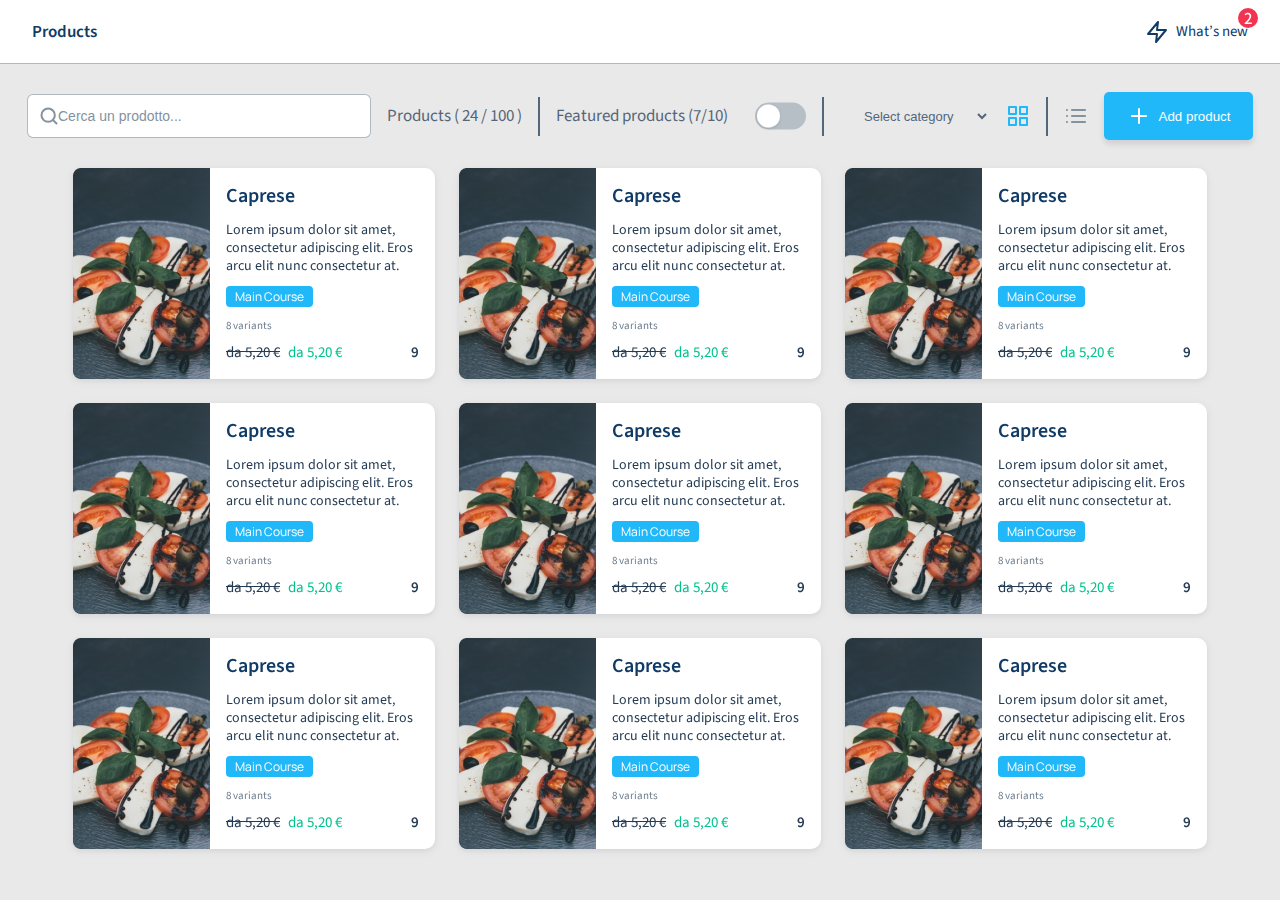
<file: chalenge-2/index.html>
<!DOCTYPE html>
<html lang="en">
  <head>
    <meta charset="UTF-8" />
    <meta http-equiv="X-UA-Compatible" content="IE=edge" />
    <meta name="viewport" content="width=device-width, initial-scale=1.0" />
    <link rel="preconnect" href="https://fonts.googleapis.com" />
    <link rel="preconnect" href="https://fonts.gstatic.com" crossorigin />
    <link
      href="https://fonts.googleapis.com/css2?family=Source+Sans+Pro:wght@400;700&display=swap"
      rel="stylesheet"
    />
    <link
      href="https://fonts.googleapis.com/css2?family=Manrope:wght@400;600&display=swap"
      rel="stylesheet"
    />
    <link rel="stylesheet" href="/main.css" />
    <link rel="stylesheet" href="style.css" />
    <title>Challenge-2</title>
  </head>
  <body>
    <div class="navigation">
      <nav>Products</nav>
      <nav><img src="/images/navbar/zap.svg" alt="zap" />What’s new</nav>
      <span class="red"><img src="/images/navbar/redNumber.svg" alt="red number"/></span>
    </div>

    <section class="search">
      <div class="input-container">
        <input
          type="text"
          id="search-input"
          placeholder="Cerca un prodotto..."
        />
        <label class="search-icon" for="search-input">
          <img src="/images/chalenge_2/search.svg" alt="search-icon" />
        </label>
      </div>

      <p>Products ( 24 / 100 )</p>
      <span class="line"></span>

      <p>
        Featured products (7/10)
        <span class="switch"
          ><img src="/images/chalenge_2/switch.svg" alt="switch"
        /></span>
      </p>
      <span class="line"></span>

      <select>
        <option disabled selected>Select category</option>
        <!-- <option>Option 1</option>
        <option>Option 2</option>
        <option>Option 3</option> -->
      </select>

      <div class="grid-line">
        <img class="grid" src="/images/chalenge_2/grid.svg" alt="grid" />
        <span class="line"></span>
        <img src="/images/chalenge_2/list.svg" alt="list"/>
      </div>

      <button><img src="/images/chalenge_2/plus.svg" alt="plus"/>Add product</button>
    </section>
    <main>
      <!-- Content here is generated with javaScript 
        in script file -->
    </main>
  </body>
  <script src="script.js"></script>
</html>
</file>
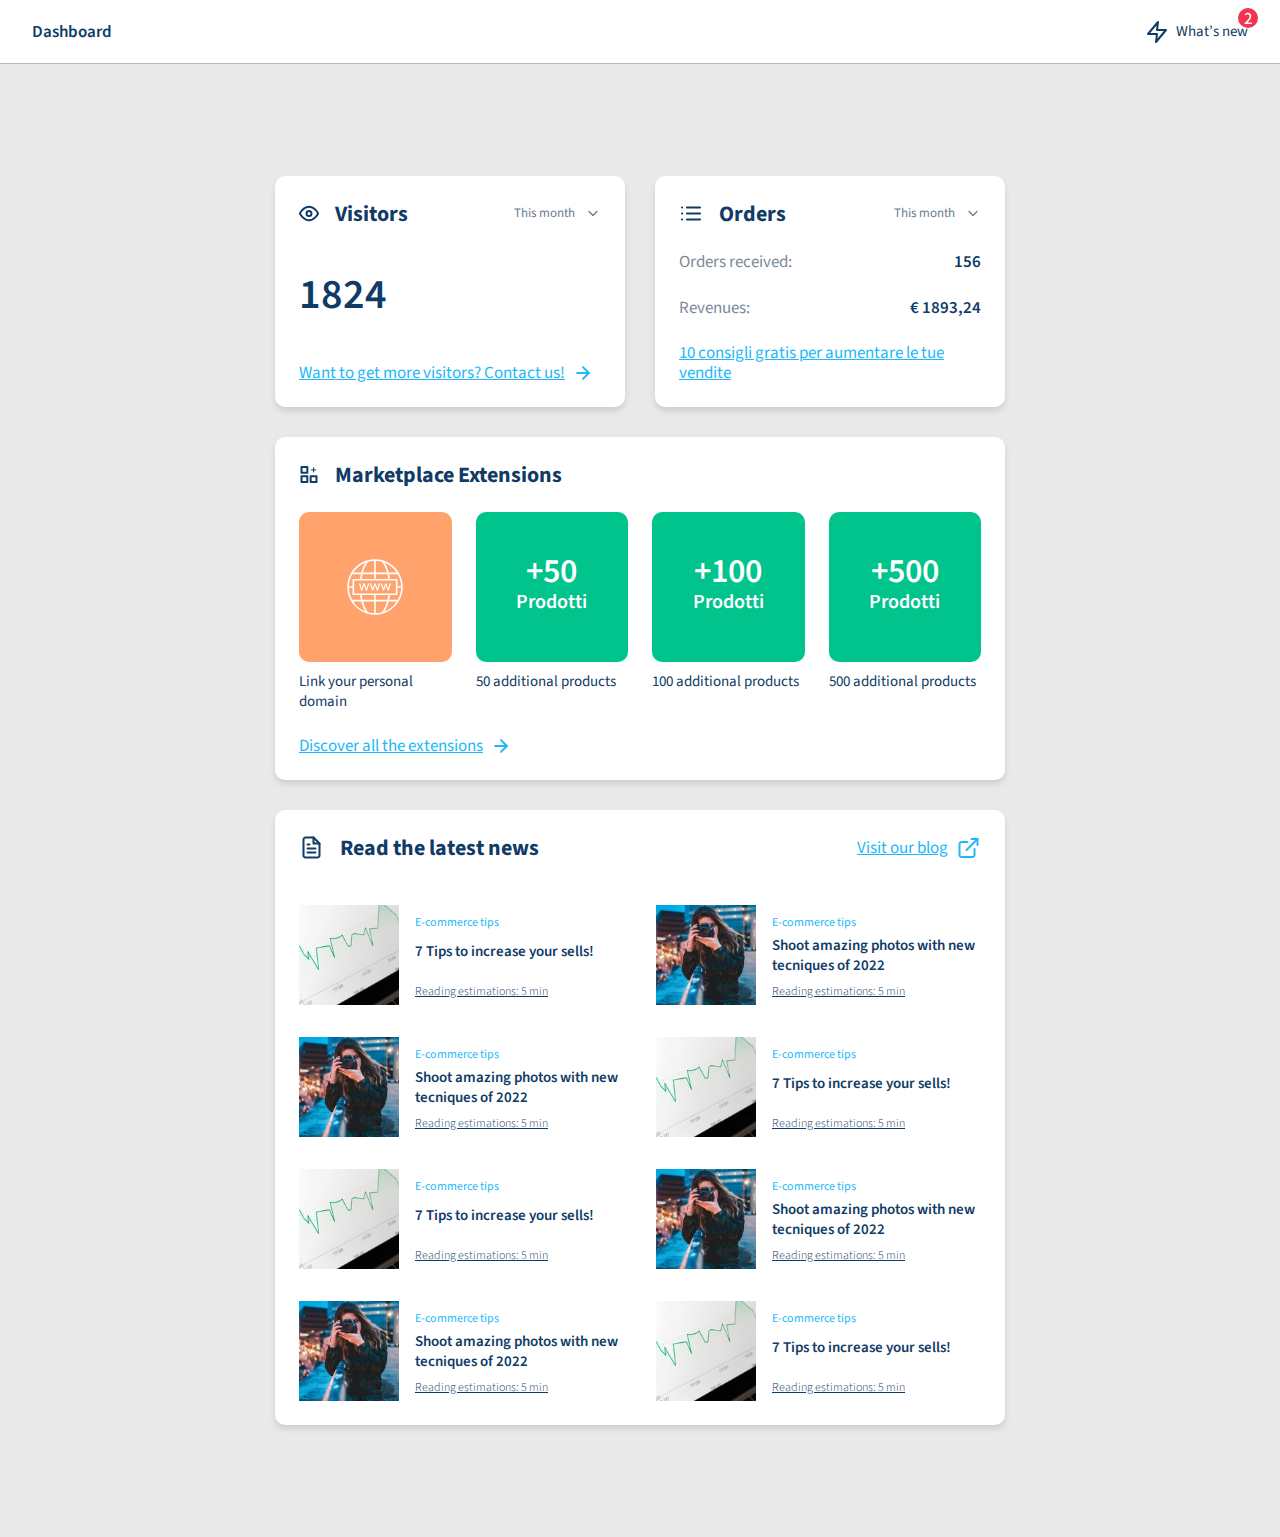
<file: chalenge-3/index.html>
<!DOCTYPE html>
<html lang="en">

<head>
  <meta charset="UTF-8">
  <meta http-equiv="X-UA-Compatible" content="IE=edge">
  <meta name="viewport" content="width=device-width, initial-scale=1.0">
  <link rel="preconnect" href="https://fonts.googleapis.com" />
  <link rel="preconnect" href="https://fonts.gstatic.com" crossorigin />
  <link href="https://fonts.googleapis.com/css2?family=Source+Sans+Pro:wght@400;700&display=swap" rel="stylesheet" />
  <link href="https://fonts.googleapis.com/css2?family=Manrope:wght@400;600&display=swap" rel="stylesheet" />
  <link rel="stylesheet" href="/main.css" />
  <link rel="stylesheet" href="style.css" />

  <title>Chanlenge 3</title>
</head>

<body>
  <div class="navigation">
    <nav>Dashboard</nav>
    <nav><img src="/images/navbar/zap.svg" alt="zap" />What’s new</nav>
    <span class="red"><img src="/images/navbar/redNumber.svg" /></span>
  </div>
  <main>
    <section>
      <div class="card">
        <p class="title">
          <span><img src="/images/chalenge_3/eye.svg" alt="visitors">Visitors</span>
          <span class="dropdown">This month <img src="/images/chalenge_3/chevron-down.svg" alt="chevron-down"></span>
        </p>

        <p class="visitors">1824</p>

        <p class="link">Want to get more visitors? Contact us!<img src="/images/chalenge_3/arrow-right.svg"
            alt="arrow-right"></p>
      </div>

      <div class="card">
        <p class="title">
          <span><img src="/images/chalenge_3/list.svg" alt="orders">Orders</span>
          <span class="dropdown">This month <img src="/images/chalenge_3/chevron-down.svg" alt="chevron-down"></span>
        </p>

        <p class="orders"><span>Orders received:</span><span>156</span></p>

        <p class="orders"><span>Revenues:</span><span>&euro; 1893,24</span></p>

        <p class="link">10 consigli gratis per aumentare le tue
          vendite</p>
      </div>
    </section>

    <section>
      <div class="card">
        <p class="title">
          <span><img src="/images/chalenge_3/new app.svg" alt="new app">Marketplace Extensions</span>
        </p>

        <div class="marketplace">
          <div class="marketplace-card">
            <div class="marketplace-card_image">
              <img src="/images/chalenge_3/domain 1.svg" alt="www">
            </div>
            <p>Link your personal domain</p>
          </div>

          <div class="marketplace-card">
            <div class="marketplace-card_image">
              <p>
                <span>+50</span>
                <span>Prodotti</span>
              </p>
            </div>
            <p>50 additional products</p>
          </div>


          <div class="marketplace-card">
            <div class="marketplace-card_image">
              <p>
                <span>+100</span>
                <span>Prodotti</span>
              </p>
            </div>
            <p>100 additional products</p>
          </div>


          <div class="marketplace-card">
            <div class="marketplace-card_image">
              <p>
                <span>+500</span>
                <span>Prodotti</span>
              </p>
            </div>
            <p>500 additional products</p>
          </div>
        </div>

        <p class="link">Discover all the extensions <img src="/images/chalenge_3/arrow-right.svg"></p>
      </div>
    </section>

    <section>
      <div class="card">
        <p class="title">
          <span><img src="/images/chalenge_3/file-text.svg" alt="file-text">Read the latest news</span>
          <span class="link">
            Visit our blog
            <img src="/images/chalenge_3/external-link.svg" alt="external-link">
          </span>
        </p>

        <div class="news-content">
          <div class="news-card">
            <img src="/images/chalenge_3/Image_1.svg" alt="chart">
            <div class="new-card_content">
              <p>E-commerce tips</p>
              <p>7 Tips to increase your sells!</p>
              <p>Reading estimations: 5 min</p>
            </div>
          </div>

          <div class="news-card">
            <img src="/images/chalenge_3/Image_2.svg" alt="photographer">
            <div class="new-card_content">
              <p>E-commerce tips</p>
              <p>Shoot amazing photos with new tecniques of 2022</p>
              <p>Reading estimations: 5 min</p>
            </div>
          </div>

          <div class="news-card">
            <img src="/images/chalenge_3/Image_2.svg" alt="photographer">
            <div class="new-card_content">
              <p>E-commerce tips</p>
              <p>Shoot amazing photos with new tecniques of 2022</p>
              <p>Reading estimations: 5 min</p>
            </div>
          </div>

          <div class="news-card">
            <img src="/images/chalenge_3/Image_1.svg" alt="chart">
            <div class="new-card_content">
              <p>E-commerce tips</p>
              <p>7 Tips to increase your sells!</p>
              <p>Reading estimations: 5 min</p>
            </div>
          </div>

          <div class="news-card">
            <img src="/images/chalenge_3/Image_1.svg" alt="chart">
            <div class="new-card_content">
              <p>E-commerce tips</p>
              <p>7 Tips to increase your sells!</p>
              <p>Reading estimations: 5 min</p>
            </div>
          </div>

          <div class="news-card">
            <img src="/images/chalenge_3/Image_2.svg" alt="photographer">
            <div class="new-card_content">
              <p>E-commerce tips</p>
              <p>Shoot amazing photos with new tecniques of 2022</p>
              <p>Reading estimations: 5 min</p>
            </div>
          </div>

          <div class="news-card">
            <img src="/images/chalenge_3/Image_2.svg" alt="photographer">
            <div class="new-card_content">
              <p>E-commerce tips</p>
              <p>Shoot amazing photos with new tecniques of 2022</p>
              <p>Reading estimations: 5 min</p>
            </div>
          </div>

          <div class="news-card">
            <img src="/images/chalenge_3/Image_1.svg" alt="chart">
            <div class="new-card_content">
              <p>E-commerce tips</p>
              <p>7 Tips to increase your sells!</p>
              <p>Reading estimations: 5 min</p>
            </div>
          </div>

        </div>
      </div>
    </section>
  </main>
</body>

</html>
</file>
<file: main.css>
* {
  box-sizing: border-box;
  padding: 0;
  margin: 0;
}

body {
  background: #e9e9e9;
  font-family: "Source Sans Pro", sans-serif;
  font-size: 15px;
  line-height: 20px;
  color: #103b66;
}

.navigation {
  width: 100%;
  display: flex;
  flex-direction: row;
  justify-content: space-between;
  align-items: center;
  padding: 20px 32px;
  height: 64px;
  background: #ffffff;
  border-bottom: 1px solid rgba(10, 37, 64, 0.32);
  position: relative;
}

nav:first-of-type {
  font-size: 17px;
  font-weight: 600;
}

nav:last-of-type {
  display: flex;
  align-items: center;
  cursor: pointer;
}

nav:last-of-type img {
  margin-right: 7px;
}

.red {
  position: absolute;
  top: 7px;
  right: 22px;
}
</file>
<file: chalenge-2/style.css>
.search {
  display: flex;
  align-items: center;
  padding: 27px;
  gap: 16px;
  justify-content: center;
  align-items: center;
}

.input-container {
  position: relative;
  flex-grow: 1;
  max-width: 425px;
}

input {
  display: flex;
  flex-direction: column;
  align-items: flex-start;
  padding: 12px 30px;
  gap: 8px;
  background: #ffffff;
  border: 1px solid rgba(10, 37, 64, 0.32);
  border-radius: 6px;
  width: 100%;
  height: 44px;
}

input::placeholder {
  /* padding-left: 24px; */
  font-size: 14px;
  line-height: 18px;
  color: #8592a0;
}

.search-icon {
  position: absolute;
  top: 12px;
  left: 12px;
  pointer-events: none;
}

.hide {
  display: none;
}

.line {
  height: 39px;
  border: 1px solid #546679;
}

.search p {
  display: flex;
  align-items: center;
  font-size: 17px;
  line-height: 22px;
  color: #546679;
}

.switch {
  margin-left: 27px;
  display: flex;
  align-items: center;
  cursor: pointer;
}

select {
  display: flex;
  justify-content: space-between;
  align-items: center;
  padding: 13px 20px;
  font-size: 13px;
  line-height: 16px;
  cursor: pointer;
  /* width: 232px; */
  height: 50px;
  color: #546679;
  border-radius: 5px;
  border: none;
  background: transparent;
}

.grid-line {
  display: flex;
  flex-direction: row;
  align-items: center;
  padding: 0px;
  gap: 16px;
}

.search button {
  display: flex;
  flex-direction: row;
  justify-content: center;
  align-items: center;
  padding: 12px 16px;
  gap: 8px;
  min-width: 149px;
  height: 48px;
  background: #21b8f9;
  box-shadow: 0px 4px 4px rgba(50, 50, 71, 0.08),
    0px 4px 8px rgba(50, 50, 71, 0.06);
  border-radius: 5px;
  border: none;
  color: white;
  cursor: pointer;
}

main {
  width: 90%;
  max-width: 1134px;
  margin: auto;
  display: flex;
  flex-wrap: wrap;
  justify-content: center;
  /* align-items: center; */

  gap: 24px;
}

.product-card {
  display: flex;
  flex-direction: row;
  align-items: flex-start;
  padding: 0px;

  width: 362px;
  height: 211px;

  filter: drop-shadow(0px 2px 2px rgba(50, 50, 71, 0.06))
    drop-shadow(0px 2px 4px rgba(50, 50, 71, 0.06));
}

.content-box {
  display: flex;
  flex-direction: column;
  justify-content: space-between;
  align-items: flex-start;
  padding: 16px;
  gap: 8px;

  width: 225px;
  height: 211px;

  background: #ffffff;
  border-radius: 0px 10px 10px 0px;
}

.content-box h3 {
  font-weight: 600;
  font-size: 20px;
  line-height: 25px;
}

.content-box p {
  font-size: 14px;
  line-height: 18px;
  color: #233b53;
}

.badge {
  display: flex;
  justify-content: center;
  align-items: center;
  width: 87px;
  height: 21px;
  background: #21b8f9;
  border-radius: 4px;
  font-family: "Manrope";
  font-size: 12px;
  line-height: 16px;
  color: #ffffff;
}

.content-box > span {
  font-size: 11px;
  line-height: 13px;
  color: #6c7c8c;
}

.price {
  display: flex;
  width: 100%;
  align-items: center;
  padding: 0px;
  gap: 8px;
}

.price span {
  font-size: 15px;
  line-height: 20px;
}

.price > span:nth-of-type(1) {
  text-decoration-line: line-through;
}

.price > span:nth-of-type(2) {
  color: #00c48c;
}

.price > span:nth-of-type(3) {
  text-align: right;
  flex-grow: 1;
  font-weight: 600;
}
</file>
<file: chalenge-3/style.css>
main {
  display: flex;
  flex-direction: column;
  align-items: center;
  justify-content: center;
  gap: 30px;
  padding: 112px 0;
  width: 80%;
  max-width: 730px;
  margin: auto;
}

section {
  display: grid;
  grid-auto-rows: 1fr;
  padding: 0px;
  gap: 30px;
  width: 100%;
}

main :first-child {
  grid-template-columns: repeat(2, 1fr);
}

.card {
  display: flex;
  flex-direction: column;
  align-items: flex-start;
  justify-content: space-between;
  padding: 24px;
  gap: 24px;
  background: #ffffff;
  box-shadow: 0px 4px 4px rgba(50, 50, 71, 0.08),
    0px 4px 8px rgba(50, 50, 71, 0.06);
  border-radius: 10px;
}

.title {
  display: flex;
  align-items: center;
  justify-content: space-between;
  height: 27px;
  width: 100%;
}

.title :first-child {
  font-weight: 700;
  font-size: 22px;
  display: flex;
  gap: 16px;
  justify-content: center;
  align-items: center;
}

.title .dropdown {
  display: flex;
  gap: 10px;
  justify-content: center;
  font-weight: 400;
  font-size: 13px;
  line-height: 16px;
  color: #6c7c8c;
  cursor: pointer;
}

.visitors {
  font-weight: 600;
  font-size: 42px;
  line-height: 53px;
}

.orders {
  font-weight: 600;
  font-size: 17px;
  line-height: 22px;
  display: flex;
  align-items: center;
  justify-content: space-between;
  width: 100%;
}

.orders :first-child {
  font-weight: 400;
  color: #7d8a99;
}

.link {
  font-weight: 400;
  font-size: 17px;
  line-height: 20px;
  display: flex;
  align-items: center;
  text-decoration-line: underline;
  color: #21b8f9;
  cursor: pointer;
  gap: 8px;
}

.marketplace {
  display: grid;
  grid-template-columns: repeat(4, 1fr);
  gap: 24px;
}

.marketplace-card {
  display: flex;
  flex-direction: column;
  align-items: flex-start;
  justify-content: flex-start;
  gap: 10px;
}

.marketplace :first-child .marketplace-card_image {
  background: #ffa26b;
}

.marketplace-card_image {
  display: flex;
  flex-direction: column;
  align-items: center;
  justify-content: center;
  background: #00c48c;
  border-radius: 10px;
  width: 100%;
  height: 150px;
}

.marketplace-card_image p {
  display: flex;
  flex-direction: column;
  align-items: center;
  justify-content: center;
  gap: 10px;
}

.marketplace-card_image span {
  font-weight: 600;
  font-size: 34px;
  color: #ffffff;
  gap: 20px;
}

.marketplace-card_image span:nth-child(2) {
  font-size: 20px;
}

.news-content {
  display: grid;
  grid-template-columns: repeat(2, 1fr);
  gap: 32px;
  width: 100%;
  margin-top: 20px;
}

.news-card {
  display: flex;
  gap: 16px;
  width: 100%;
}

.new-card_content {
  display: grid;
  padding: 10px 0 6px 0;
}

.new-card_content p:nth-child(1) {
  font-size: 12px;
  line-height: 16px;
  color: #21b8f9;
}

.new-card_content p:nth-child(2) {
  font-weight: 600;
  font-size: 15px;
  line-height: 20px;
  color: #103b66;
}

.new-card_content p:nth-child(3) {
  font-weight: 300;
  font-size: 12px;
  line-height: 14px;
  text-decoration-line: underline;
  color: #103b66;
  align-self: flex-end;
}
</file>
